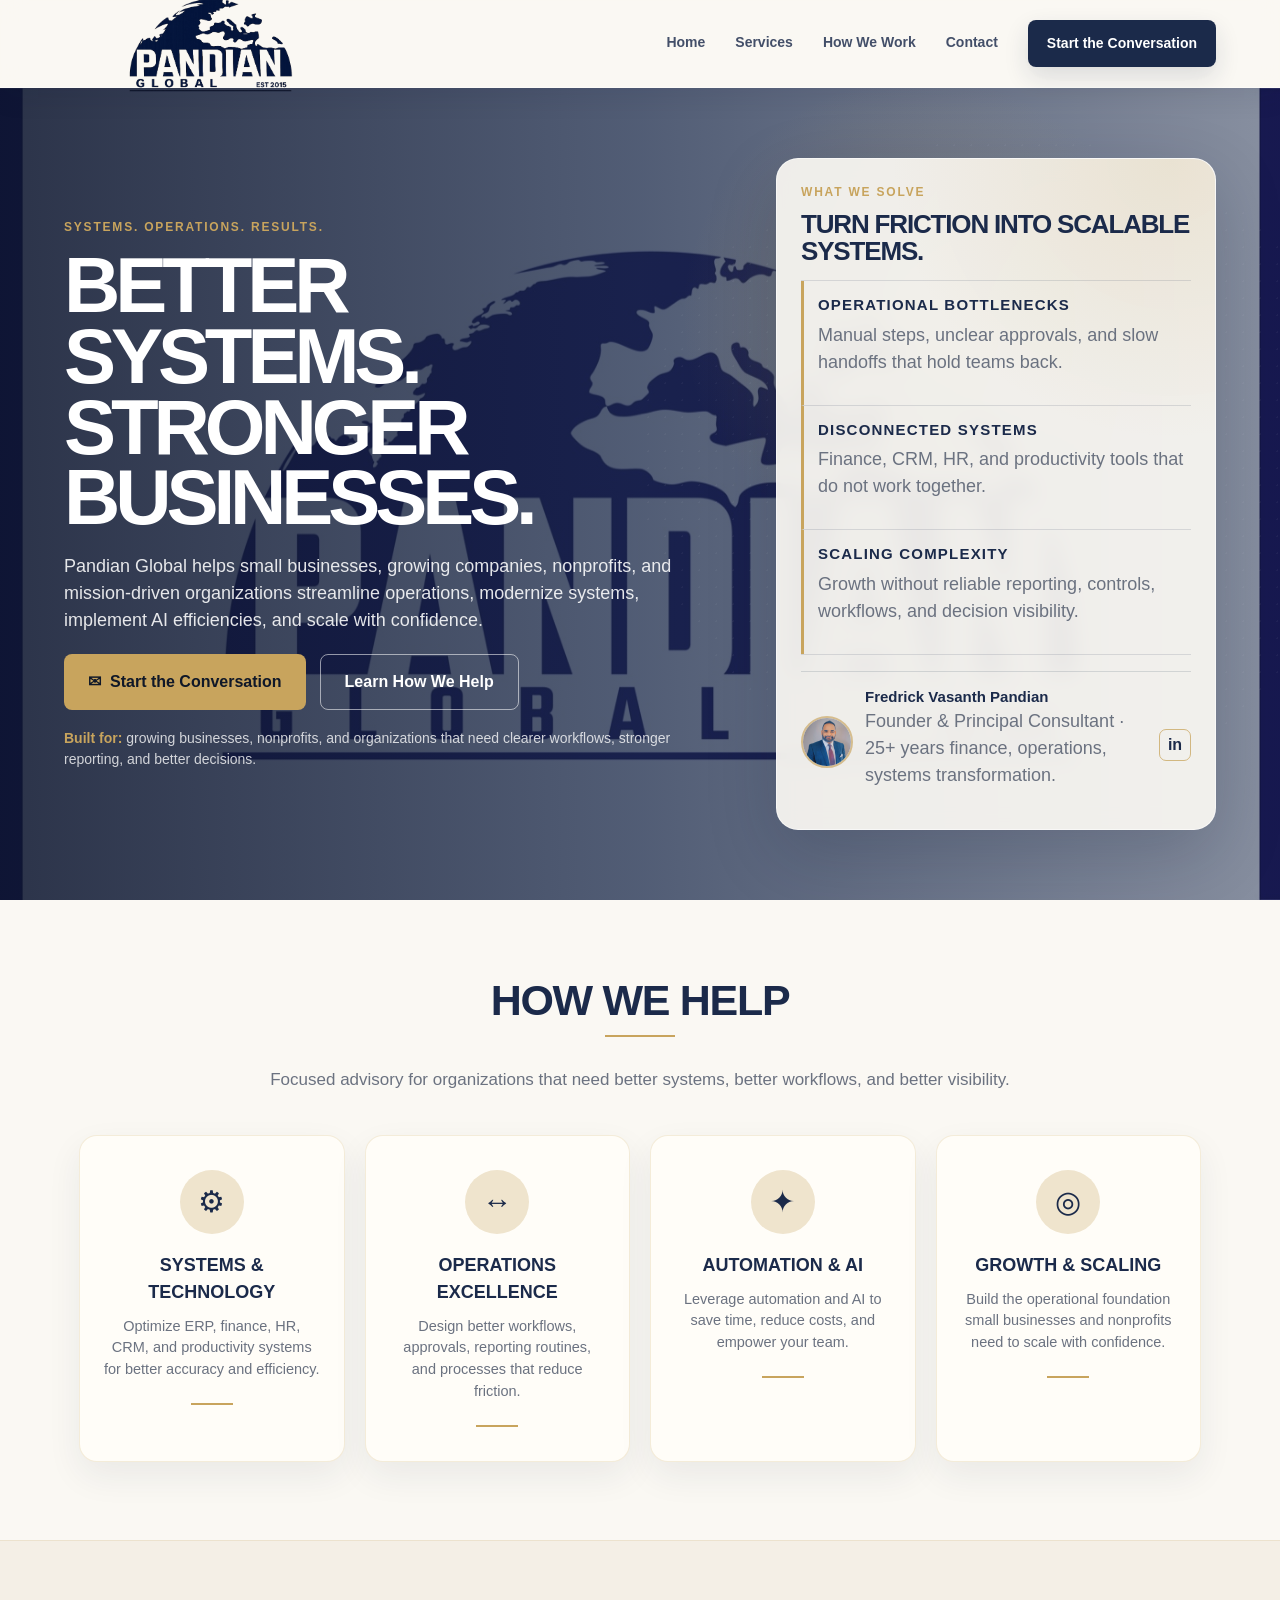
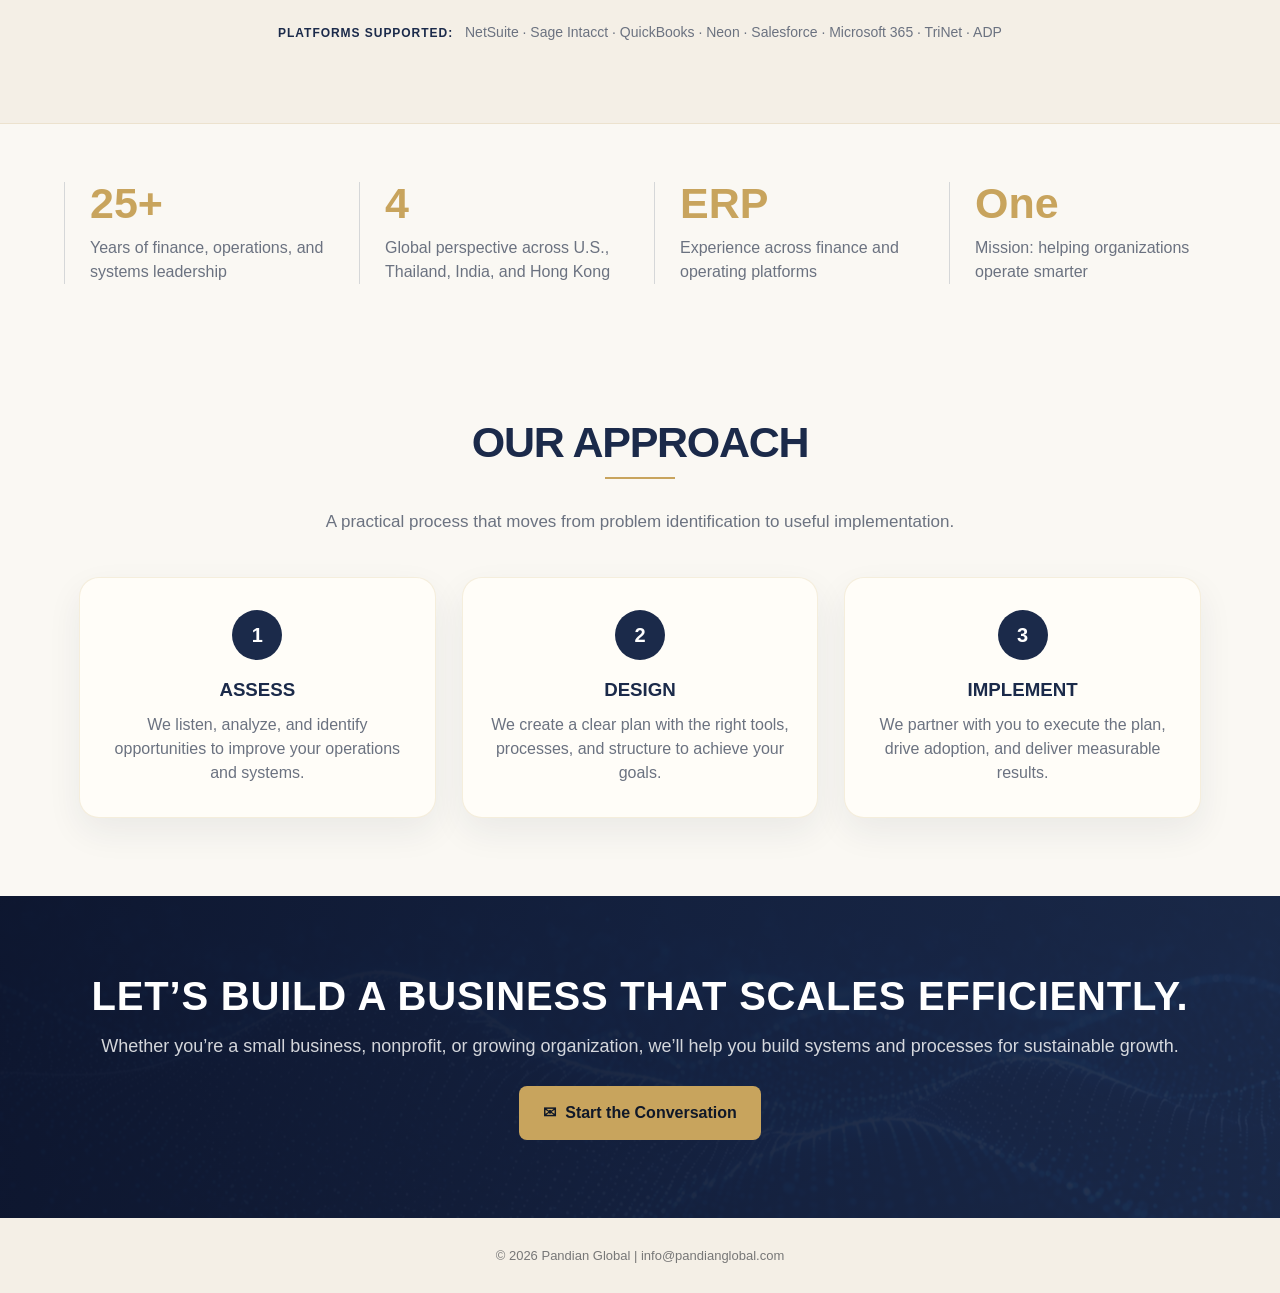
<file: index.html>
<!DOCTYPE html>
<html lang="en">
<head>
  <meta charset="UTF-8" />
  <meta name="viewport" content="width=device-width, initial-scale=1.0, viewport-fit=cover" />
  <title>Pandian Global | Systems. Operations. Results.</title>
  <meta name="description" content="Pandian Global helps small businesses, growing companies, nonprofits, and mission-driven organizations streamline operations, modernize systems, implement AI efficiencies, and scale with confidence." />
  <link rel="canonical" href="https://www.pandianglobal.com/" />
  <link rel="icon" href="favicon.png" type="image/png" />
  <link rel="stylesheet" href="styles.css" />
  <link rel="stylesheet" href="nav-white.css" />
</head>
<body>
  <header class="top">
    <a class="brand" href="#home" aria-label="Pandian Global home">
      <img src="newlogo.png" alt="Pandian Global logo" />
      <span class="brand-text">Pandian Global</span>
    </a>
    <button class="menu-toggle" type="button" aria-label="Open navigation menu" aria-controls="site-nav" aria-expanded="false"><span aria-hidden="true"></span></button>
    <nav class="nav" id="site-nav" data-open="false" aria-label="Primary navigation">
      <a href="#home">Home</a><a href="#services">Services</a><a href="#approach">How We Work</a><a href="#contact">Contact</a><a class="talk" href="mailto:info@pandianglobal.com">Start the Conversation</a>
    </nav>
  </header>
  <main>
    <section class="hero" id="home"><div><div class="eyebrow">Systems. Operations. Results.</div><h1>Better Systems.<br />Stronger Businesses.</h1><p>Pandian Global helps small businesses, growing companies, nonprofits, and mission-driven organizations streamline operations, modernize systems, implement AI efficiencies, and scale with confidence.</p><div class="actions"><a class="btn btn-gold" href="mailto:info@pandianglobal.com"><span aria-hidden="true">✉</span> Start the Conversation</a><a class="btn btn-outline" href="#services">Learn How We Help</a></div><div class="hero-note"><strong>Built for:</strong> growing businesses, nonprofits, and organizations that need clearer workflows, stronger reporting, and better decisions.</div></div><aside class="hero-panel" aria-labelledby="solve-title"><div class="panel-kicker">What We Solve</div><h2 class="panel-title" id="solve-title">Turn friction into scalable systems.</h2><ul class="solve-list"><li class="solve"><h3>Operational Bottlenecks</h3><p>Manual steps, unclear approvals, and slow handoffs that hold teams back.</p></li><li class="solve"><h3>Disconnected Systems</h3><p>Finance, CRM, HR, and productivity tools that do not work together.</p></li><li class="solve"><h3>Scaling Complexity</h3><p>Growth without reliable reporting, controls, workflows, and decision visibility.</p></li></ul><div class="founder-mini"><a href="https://www.linkedin.com/in/fpandian/" target="_blank" rel="noopener"><img src="fredrick-headshot.jpg" alt="Fredrick Vasanth Pandian" /></a><div><h4>Fredrick Vasanth Pandian</h4><p>Founder &amp; Principal Consultant · 25+ years finance, operations, systems transformation.</p></div><a class="linkedin" href="https://www.linkedin.com/company/9411024/" target="_blank" rel="noopener" aria-label="Pandian Global on LinkedIn">in</a></div></aside></section>
    <section class="section" id="services"><h2>How We Help</h2><div class="gold-line" aria-hidden="true"></div><p class="sub">Focused advisory for organizations that need better systems, better workflows, and better visibility.</p><ul class="services"><li class="service"><div class="icon" aria-hidden="true">⚙</div><h3>Systems &amp; Technology</h3><p>Optimize ERP, finance, HR, CRM, and productivity systems for better accuracy and efficiency.</p></li><li class="service"><div class="icon" aria-hidden="true">↔</div><h3>Operations Excellence</h3><p>Design better workflows, approvals, reporting routines, and processes that reduce friction.</p></li><li class="service"><div class="icon" aria-hidden="true">✦</div><h3>Automation &amp; AI</h3><p>Leverage automation and AI to save time, reduce costs, and empower your team.</p></li><li class="service"><div class="icon" aria-hidden="true">◎</div><h3>Growth &amp; Scaling</h3><p>Build the operational foundation small businesses and nonprofits need to scale with confidence.</p></li></ul></section>
    <section class="band" aria-label="Supported platforms"><div class="section"><div class="platform-line"><strong>Platforms supported:</strong> NetSuite · Sage Intacct · QuickBooks · Neon · Salesforce · Microsoft 365 · TriNet · ADP</div></div></section>
    <section class="stats" aria-label="Pandian Global experience highlights"><div class="stats-grid"><div class="stat"><strong>25+</strong><span>Years of finance, operations, and systems leadership</span></div><div class="stat"><strong>4</strong><span>Global perspective across U.S., Thailand, India, and Hong Kong</span></div><div class="stat"><strong>ERP</strong><span>Experience across finance and operating platforms</span></div><div class="stat"><strong>One</strong><span>Mission: helping organizations operate smarter</span></div></div></section>
    <section class="section" id="approach"><h2>Our Approach</h2><div class="gold-line" aria-hidden="true"></div><p class="sub">A practical process that moves from problem identification to useful implementation.</p><ol class="approach"><li class="step"><div class="step-num" aria-hidden="true">1</div><h3>Assess</h3><p>We listen, analyze, and identify opportunities to improve your operations and systems.</p></li><li class="step"><div class="step-num" aria-hidden="true">2</div><h3>Design</h3><p>We create a clear plan with the right tools, processes, and structure to achieve your goals.</p></li><li class="step"><div class="step-num" aria-hidden="true">3</div><h3>Implement</h3><p>We partner with you to execute the plan, drive adoption, and deliver measurable results.</p></li></ol></section>
    <section class="cta" id="contact"><h2>Let’s build a business that scales efficiently.</h2><p>Whether you’re a small business, nonprofit, or growing organization, we’ll help you build systems and processes for sustainable growth.</p><a class="btn btn-gold" href="mailto:info@pandianglobal.com"><span aria-hidden="true">✉</span> Start the Conversation</a></section>
  </main>
  <footer>© 2026 Pandian Global | info@pandianglobal.com</footer>
  <script src="site.js" defer></script>
</body>
</html>
</file>
<file: styles.css>
:root{--navy:#1b2a4a;--deep:#0e1730;--gold:#c8a45d;--paper:#faf8f3;--warm:#f4efe6;--ink:#1f2937;--muted:#6b7280;--shadow:0 24px 70px rgba(27,42,74,.14)}*{box-sizing:border-box}html{scroll-behavior:smooth}body{margin:0;background:var(--paper);color:var(--ink);font-family:Arial,Helvetica,sans-serif;line-height:1.5;-webkit-text-size-adjust:100%}a{color:inherit;text-decoration:none}a:focus-visible,button:focus-visible{outline:3px solid var(--gold);outline-offset:4px}.top{position:sticky;top:0;z-index:30;display:flex;align-items:center;justify-content:space-between;height:104px;padding:0 5vw;background:var(--deep);box-shadow:0 12px 30px rgba(0,0,0,.18)}.brand{display:flex;align-items:center;gap:13px;color:#fff}.brand img{width:260px;max-height:96px;object-fit:contain}.brand-text{position:absolute;width:1px;height:1px;overflow:hidden;clip:rect(0 0 0 0);white-space:nowrap}.menu-toggle{position:relative;display:none;width:44px;height:44px;padding:0;border:1px solid rgba(200,164,93,.65);border-radius:8px;background:transparent;color:var(--gold);cursor:pointer}.menu-toggle span,.menu-toggle:before,.menu-toggle:after{position:absolute;top:50%;left:50%;display:block;width:20px;height:2px;background:currentColor;border-radius:999px;content:"";transform:translate(-50%,-50%);transition:transform .2s ease,opacity .2s ease}.menu-toggle:before{transform:translate(-50%,calc(-50% - 6px))}.menu-toggle:after{transform:translate(-50%,calc(-50% + 6px))}.menu-toggle[aria-expanded=true] span{opacity:0}.menu-toggle[aria-expanded=true]:before{transform:translate(-50%,-50%) rotate(45deg)}.menu-toggle[aria-expanded=true]:after{transform:translate(-50%,-50%) rotate(-45deg)}.nav{display:flex;align-items:center;gap:30px;color:#fff;font-size:14px;font-weight:800}.nav a{padding:8px 0;border-bottom:2px solid transparent;opacity:.86}.nav a:hover{border-bottom-color:var(--gold);color:var(--gold);opacity:1}.nav .talk{padding:13px 19px;border:0;border-radius:8px;background:var(--gold);color:#101828;box-shadow:0 10px 24px rgba(200,164,93,.22);opacity:1}.hero{position:relative;display:grid;grid-template-columns:1.12fr .88fr;gap:42px;align-items:center;min-height:calc(100vh - 104px);padding:70px 5vw;overflow:hidden;background:radial-gradient(circle at 72% 28%,rgba(200,164,93,.22),transparent 22%),linear-gradient(90deg,rgba(14,23,48,.88),rgba(27,42,74,.76),rgba(27,42,74,.52)),url("hero-bg-web.jpg") center/cover no-repeat;color:#fff}.hero:after{position:absolute;top:6%;right:-8%;width:58%;height:80%;border-radius:50%;background:radial-gradient(circle,rgba(255,255,255,.16) 0 1px,transparent 1px);background-size:17px 17px;content:"";opacity:.24;pointer-events:none;animation:float 14s ease-in-out infinite alternate}.hero>*{position:relative;z-index:1}.eyebrow{margin-bottom:20px;color:var(--gold);font-size:12px;font-weight:900;letter-spacing:.15em;text-transform:uppercase}h1{max-width:880px;margin:0 0 28px;font-size:clamp(52px,7vw,92px);letter-spacing:-.065em;line-height:.91;text-transform:uppercase}.hero p{max-width:700px;margin:0 0 22px;color:rgba(255,255,255,.88);font-size:20px}.actions{display:flex;flex-wrap:wrap;gap:14px;margin-top:30px}.btn{display:inline-flex;align-items:center;justify-content:center;gap:9px;min-height:48px;padding:15px 24px;border-radius:8px;font-weight:900;transition:transform .22s ease}.btn:hover{transform:translateY(-2px)}.btn-gold{background:var(--gold);color:#101828}.btn-outline{border:1px solid rgba(255,255,255,.55);color:#fff}.hero-note{margin-top:28px;color:rgba(255,255,255,.78);font-size:14px}.hero-note strong{color:var(--gold)}.hero-panel{position:relative;justify-self:end;max-width:470px;padding:30px;overflow:hidden;border:1px solid rgba(255,255,255,.55);border-radius:24px;background:rgba(250,248,243,.93);box-shadow:0 24px 70px rgba(14,23,48,.20);color:var(--ink);backdrop-filter:blur(10px)}.hero-panel:before{position:absolute;inset:0;background:radial-gradient(circle at 90% 0%,rgba(200,164,93,.18),transparent 36%);content:"";pointer-events:none}.hero-panel>*{position:relative;z-index:1}.panel-kicker{margin-bottom:10px;color:var(--gold);font-size:12px;font-weight:900;letter-spacing:.15em;text-transform:uppercase}.panel-title{margin:0 0 20px;color:var(--navy);font-size:30px;font-weight:900;letter-spacing:-.045em;line-height:1.02;text-transform:uppercase}.solve-list{display:grid;gap:0;margin:0;padding:0;border-top:1px solid rgba(27,42,74,.13);border-bottom:1px solid rgba(27,42,74,.13);list-style:none}.solve{padding:16px 0 16px 16px;border-left:3px solid var(--gold);transition:transform .22s ease}.solve+.solve{border-top:1px solid rgba(27,42,74,.13)}.solve:hover{transform:translateX(4px)}.solve h3{margin:0 0 5px;color:var(--navy);font-size:15px;letter-spacing:.08em;text-transform:uppercase}.solve p{margin:0;color:var(--muted);font-size:14px}.founder-mini{display:grid;grid-template-columns:52px 1fr 32px;gap:12px;align-items:center;margin-top:22px;padding-top:18px;border-top:1px solid rgba(27,42,74,.14)}.founder-mini img{width:52px;height:52px;border:2px solid rgba(200,164,93,.65);border-radius:50%;object-fit:cover;object-position:center 18%;transition:transform .2s ease}.founder-mini img:hover{transform:scale(1.05)}.founder-mini h4{margin:0;color:var(--navy);font-size:15px}.founder-mini p{margin:0;color:var(--muted);font-size:12.5px}.linkedin{display:grid;width:32px;height:32px;place-items:center;border:1px solid rgba(200,164,93,.75);border-radius:7px;color:var(--navy);font-weight:900}.section{max-width:1250px;margin:0 auto;padding:78px 5vw}.section h2{margin:0 0 12px;color:var(--navy);font-size:43px;letter-spacing:-.03em;line-height:1.05;text-align:center;text-transform:uppercase}.section .sub{max-width:760px;margin:0 auto 42px;color:var(--muted);font-size:17px;text-align:center}.gold-line{width:70px;height:2px;margin:0 auto 30px;background:var(--gold)}.services{display:grid;grid-template-columns:repeat(4,1fr);gap:20px;margin:0;padding:0;list-style:none}.service{padding:34px 24px;border:1px solid rgba(200,164,93,.20);border-radius:18px;background:#fffdf8;box-shadow:0 14px 35px rgba(27,42,74,.07);text-align:center;transition:box-shadow .25s ease,transform .25s ease}.service:hover{box-shadow:0 26px 60px rgba(27,42,74,.12);transform:translateY(-7px)}.icon{display:grid;width:64px;height:64px;place-items:center;margin:0 auto 18px;border-radius:50%;background:#efe4cd;color:var(--navy);font-size:30px}.service h3{margin:0 0 10px;color:var(--navy);font-size:18px;text-transform:uppercase}.service p{margin:0;color:var(--muted);font-size:14.5px}.service:after{display:block;width:42px;height:2px;margin:22px auto 0;background:var(--gold);content:""}.band{border-top:1px solid rgba(200,164,93,.18);border-bottom:1px solid rgba(200,164,93,.18);background:var(--warm)}.platform-line{max-width:1000px;margin:0 auto;color:var(--muted);font-size:14px;line-height:1.9;text-align:center}.platform-line strong{margin-right:8px;color:var(--navy);font-size:12px;letter-spacing:.08em;text-transform:uppercase}.stats{background:var(--paper);color:var(--navy);padding:58px 5vw}.cta{background:linear-gradient(90deg,rgba(14,23,48,.98),rgba(27,42,74,.94)),url("tech-pattern-web.jpg") center/cover no-repeat;color:#fff}.stats-grid{display:grid;grid-template-columns:repeat(4,1fr);gap:28px;max-width:1220px;margin:0 auto}.stat{padding-left:25px;border-left:1px solid rgba(27,42,74,.16)}.stat strong{display:block;color:var(--gold);font-size:43px;line-height:1}.stat span{display:block;margin-top:11px;color:var(--muted)}.approach{display:grid;grid-template-columns:repeat(3,1fr);gap:26px;margin:0;padding:0;list-style:none;text-align:center}.step{padding:32px 28px;border:1px solid rgba(200,164,93,.18);border-radius:20px;background:#fffdf8;box-shadow:0 14px 35px rgba(27,42,74,.07)}.step-num{display:grid;width:50px;height:50px;place-items:center;margin:0 auto 16px;border-radius:50%;background:var(--navy);color:#fff;font-size:20px;font-weight:900}.step h3{margin:0 0 9px;color:var(--navy);text-transform:uppercase}.step p{margin:0;color:var(--muted)}.cta{padding:78px 5vw;text-align:center}.cta h2{margin:0 0 15px;font-size:40px;letter-spacing:.02em;line-height:1.1;text-transform:uppercase}.cta p{margin:0 0 26px;color:rgba(255,255,255,.82);font-size:18px}footer{padding:28px 5vw;background:var(--warm);color:#777;font-size:13px;text-align:center}@keyframes float{0%{transform:translate3d(-1%,0,0) scale(1)}100%{transform:translate3d(2%,1%,0) scale(1.03)}}@media(max-width:1050px){.top{height:86px;padding:0 24px}.brand img{width:230px;max-height:76px}.menu-toggle{display:grid}.nav{position:absolute;top:100%;right:24px;left:24px;display:grid;gap:0;padding:10px;border:1px solid rgba(200,164,93,.28);border-radius:14px;background:rgba(14,23,48,.98);box-shadow:var(--shadow);opacity:0;pointer-events:none;transform:translateY(-8px);transition:opacity .2s ease,transform .2s ease}.nav[data-open=true]{opacity:1;pointer-events:auto;transform:translateY(8px)}.nav a{padding:14px 12px}.nav .talk{margin-top:6px;text-align:center}.hero{grid-template-columns:1fr;min-height:calc(100vh - 86px)}.hero-panel{justify-self:start;width:100%;max-width:620px}.services{grid-template-columns:repeat(2,1fr)}.stats-grid{grid-template-columns:repeat(2,1fr)}.approach{grid-template-columns:1fr}}@media(max-width:650px){.top{height:84px;padding:0 18px}.brand img{width:225px;max-height:72px}.nav{right:18px;left:18px}.hero{display:block;min-height:auto;padding:24px 22px 18px;background:linear-gradient(180deg,rgba(14,23,48,.88),rgba(27,42,74,.76)),url("hero-bg-web.jpg") center top/cover no-repeat}.hero:before{position:absolute;top:46px;right:0;width:42%;height:190px;border-left:1px solid rgba(200,164,93,.35);border-radius:20px 0 0 20px;background:linear-gradient(180deg,rgba(27,42,74,0),rgba(27,42,74,.50)),url("fredrick-headshot.jpg") center top/cover no-repeat;content:"";opacity:.96}.hero:after{display:none}.eyebrow{margin-bottom:10px;font-size:10px;letter-spacing:.13em}.hero h1{max-width:235px;margin-bottom:12px;font-size:38px;letter-spacing:-.055em;line-height:.92}.hero p{max-width:100%;margin-bottom:10px;padding-top:58px;font-size:15px;line-height:1.38}.actions{display:grid;grid-template-columns:1fr;gap:9px;margin-top:12px}.actions .btn-outline{display:none}.btn{width:100%;min-height:44px;padding:12px 16px;font-size:14px}.hero-note{margin-top:10px;font-size:12.5px;line-height:1.32}.hero-panel{width:100%;max-width:none;margin-top:14px;padding:14px;border-radius:16px;box-shadow:0 16px 38px rgba(14,23,48,.18)}.panel-kicker{margin-bottom:5px;font-size:10px;letter-spacing:.12em}.panel-title{margin-bottom:12px;font-size:19px;line-height:1.02}.solve-list{grid-template-columns:repeat(3,1fr);border:0}.solve{margin:0;padding:0 8px 0 0;border-left:0;border-right:1px solid rgba(27,42,74,.14)}.solve:nth-child(2){padding-left:8px}.solve:last-child{padding-right:0;padding-left:8px;border-right:0}.solve+.solve{border-top:0}.solve h3{margin-bottom:5px;font-size:10px;letter-spacing:.035em;line-height:1.12}.solve p{font-size:10.2px;line-height:1.2}.founder-mini{display:none}.section{padding:30px 22px}.section h2{margin-bottom:7px;font-size:27px}.section .sub{display:none}.gold-line{width:44px;margin-bottom:12px}.services{display:flex;gap:10px;overflow-x:auto;padding:2px 2px 7px;scroll-snap-type:x mandatory}.services::-webkit-scrollbar{display:none}.service{min-width:46%;padding:15px 12px;border-radius:14px;scroll-snap-align:start}.icon{width:38px;height:38px;margin-bottom:8px;font-size:18px}.service h3{margin-bottom:5px;font-size:12px;line-height:1.2}.service p{font-size:12px;line-height:1.28}.service:after{width:26px;margin-top:10px}.band .section{padding:16px 22px}.platform-line{font-size:12px;line-height:1.45}.stats{display:none}.approach{grid-template-columns:repeat(3,1fr);gap:9px}.step{padding:13px 8px;border-radius:14px}.step-num{width:30px;height:30px;margin-bottom:8px;font-size:13px}.step h3{margin-bottom:4px;font-size:11px}.step p{font-size:10.5px;line-height:1.25}.cta{padding:34px 22px}.cta h2{font-size:25px}.cta p{margin-bottom:16px;font-size:14px}footer{padding:16px 18px;font-size:11px}}@media(max-width:380px){.hero{padding:20px 18px 16px}.hero:before{width:40%;height:170px;top:44px}.hero h1{max-width:210px;font-size:34px}.hero p{padding-top:48px;font-size:14px}.hero-panel{padding:13px}.panel-title{font-size:18px}.solve h3{font-size:9px}.solve p{font-size:9.4px}.section{padding-right:18px;padding-left:18px}.service{min-width:50%}.approach{gap:7px}.step{padding:12px 7px}}@media(prefers-reduced-motion:reduce){*,*:before,*:after{scroll-behavior:auto!important;animation-duration:.01ms!important;animation-iteration-count:1!important;transition-duration:.01ms!important}}
</file>
<file: nav-white.css>
.top{height:88px!important;background:rgba(250,248,243,.93)!important;border-bottom:1px solid rgba(255,255,255,.45)!important;box-shadow:0 10px 24px rgba(14,23,48,.08)!important;backdrop-filter:blur(12px)}.brand{color:var(--navy)!important}.brand img{width:290px!important;max-height:96px!important}.nav{color:var(--navy)!important}.nav a{opacity:.82}.nav a:hover{color:var(--gold)!important;border-bottom-color:var(--gold)!important;opacity:1}.nav .talk{background:var(--navy)!important;color:#fff!important;box-shadow:0 10px 24px rgba(27,42,74,.14)!important}.menu-toggle{border-color:rgba(27,42,74,.18)!important;color:var(--navy)!important;background:rgba(250,248,243,.88)!important}.hero{min-height:calc(100vh - 88px)!important;padding:42px 5vw!important;gap:34px!important}h1{font-size:clamp(46px,6.1vw,78px)!important;margin-bottom:20px!important}.eyebrow{margin-bottom:14px!important}.hero p{font-size:18px!important;margin-bottom:16px!important}.actions{margin-top:20px!important}.hero-note{margin-top:18px!important}.hero-panel{max-width:440px!important;padding:24px!important;border-radius:22px!important}.panel-title{font-size:26px!important;margin-bottom:16px!important}.solve{padding:13px 0 13px 14px!important}.founder-mini{margin-top:16px!important;padding-top:14px!important}@media(max-width:1050px){.top{height:82px!important;padding:0 24px}.brand img{width:255px!important;max-height:84px!important}.nav{background:rgba(250,248,243,.96)!important;border:1px solid rgba(27,42,74,.08)!important}.nav .talk{background:var(--navy)!important;color:#fff!important}.hero{min-height:auto!important;padding:38px 5vw!important}}@media(max-width:650px){.top{height:78px!important;background:rgba(250,248,243,.94)!important}.brand img{width:225px!important;max-height:72px!important}.hero{padding:26px 22px 20px!important}.hero:before{display:none!important;content:none!important}.hero h1{font-size:36px!important;margin-bottom:14px!important}.hero p{padding-top:0!important;font-size:15px!important;margin-bottom:12px!important}.actions{margin-top:14px!important}.hero-note{margin-top:12px!important}.hero-panel{margin-top:14px!important;padding:14px!important}.hero-panel .founder-mini{display:grid!important;grid-template-columns:58px 1fr!important;gap:10px!important;align-items:center!important;justify-content:start!important;margin-top:12px!important;padding-top:12px!important;border-top:1px solid rgba(27,42,74,.12)!important}.hero-panel .founder-mini img{width:58px!important;height:58px!important;border-radius:50%!important;object-fit:cover!important;object-position:center 18%!important;border:2px solid var(--gold)!important;box-shadow:0 8px 20px rgba(27,42,74,.15)!important}.hero-panel .founder-mini p,.hero-panel .founder-mini .linkedin{display:none!important}.hero-panel .founder-mini h4{font-size:13px!important;line-height:1.2!important;color:var(--navy)!important;margin:0!important}}
</file>
